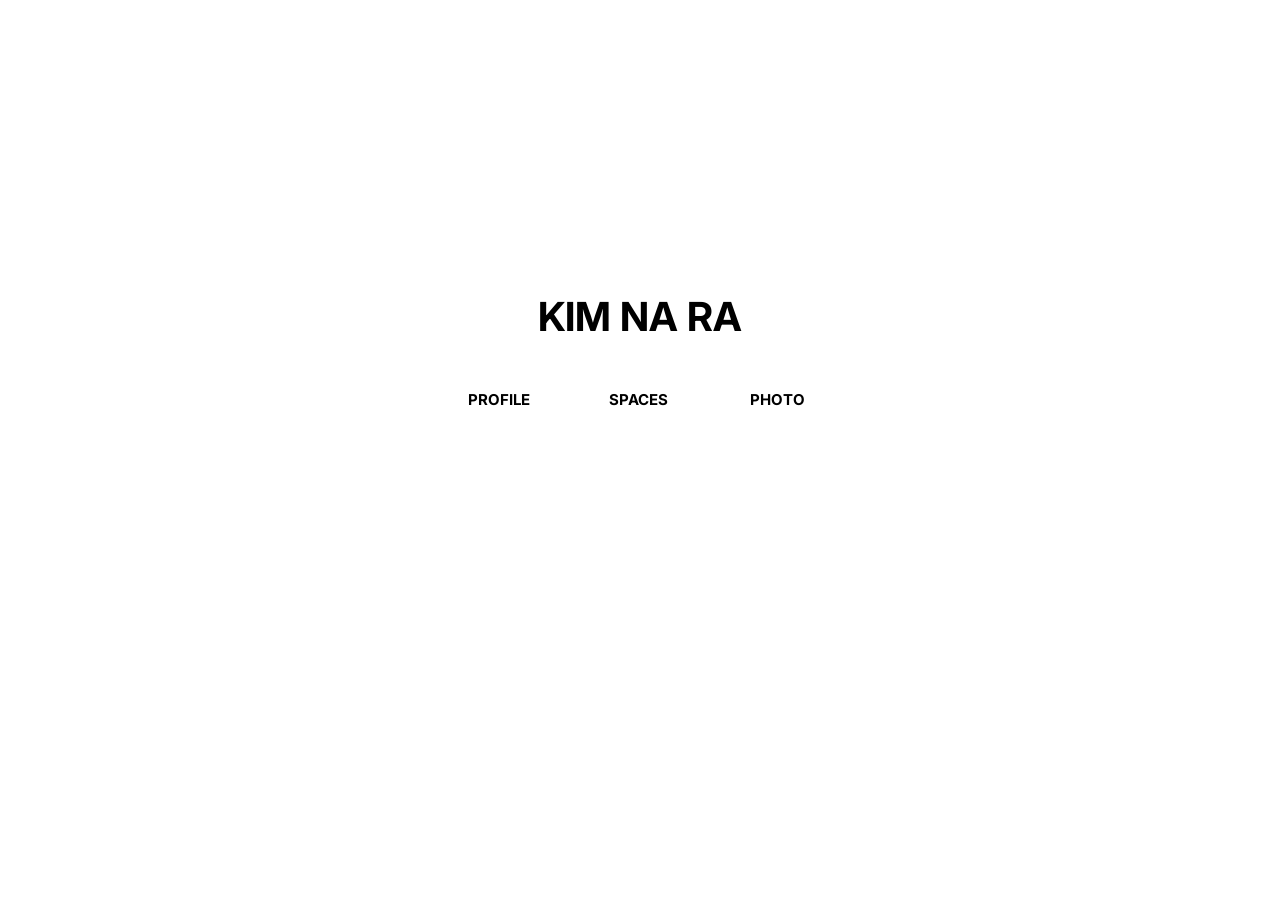
<file: index.html>
<!doctype html>
<html lang="en">
  <head>
    <meta charset="utf-8" />
    <meta name="viewport" content="width=device-width, initial-scale=1" />
    <meta name="theme-color" content="#ffffff" />
    <meta name="description" content="Kim Na Ra — selected profile, spaces, and photography." />
    <title>KIM NA RA — Portfolio</title>
    <link rel="preconnect" href="https://fonts.googleapis.com" />
    <link rel="preconnect" href="https://fonts.gstatic.com" crossorigin />
    <link href="https://fonts.googleapis.com/css2?family=DM+Mono:wght@400;500&family=Inter:wght@400;500;700&family=Manrope:wght@400;500;600;700;800&display=swap" rel="stylesheet" />
    <link rel="stylesheet" href="styles.css" />
    <script src="script.js" defer></script>
  </head>
  <body>
    <main>
      <section class="hero" id="home" aria-labelledby="hero-title">
        <div class="hero-title-wrap">
          <h1 id="hero-title">KIM NA RA</h1>
          <nav class="site-nav" aria-label="Main navigation">
            <a href="profile.html">PROFILE</a>
            <a href="spaces.html">SPACES</a>
            <a href="photo.html">PHOTO</a>
          </nav>
        </div>
      </section>
    </main>
    <div class="cursor-dot" aria-hidden="true">
      <span class="cursor-trail-three" data-cursor-part></span>
      <span class="cursor-trail-two" data-cursor-part></span>
      <span class="cursor-trail-one" data-cursor-part></span>
      <span class="cursor-core" data-cursor-part></span>
    </div>
  </body>
</html>
</file>
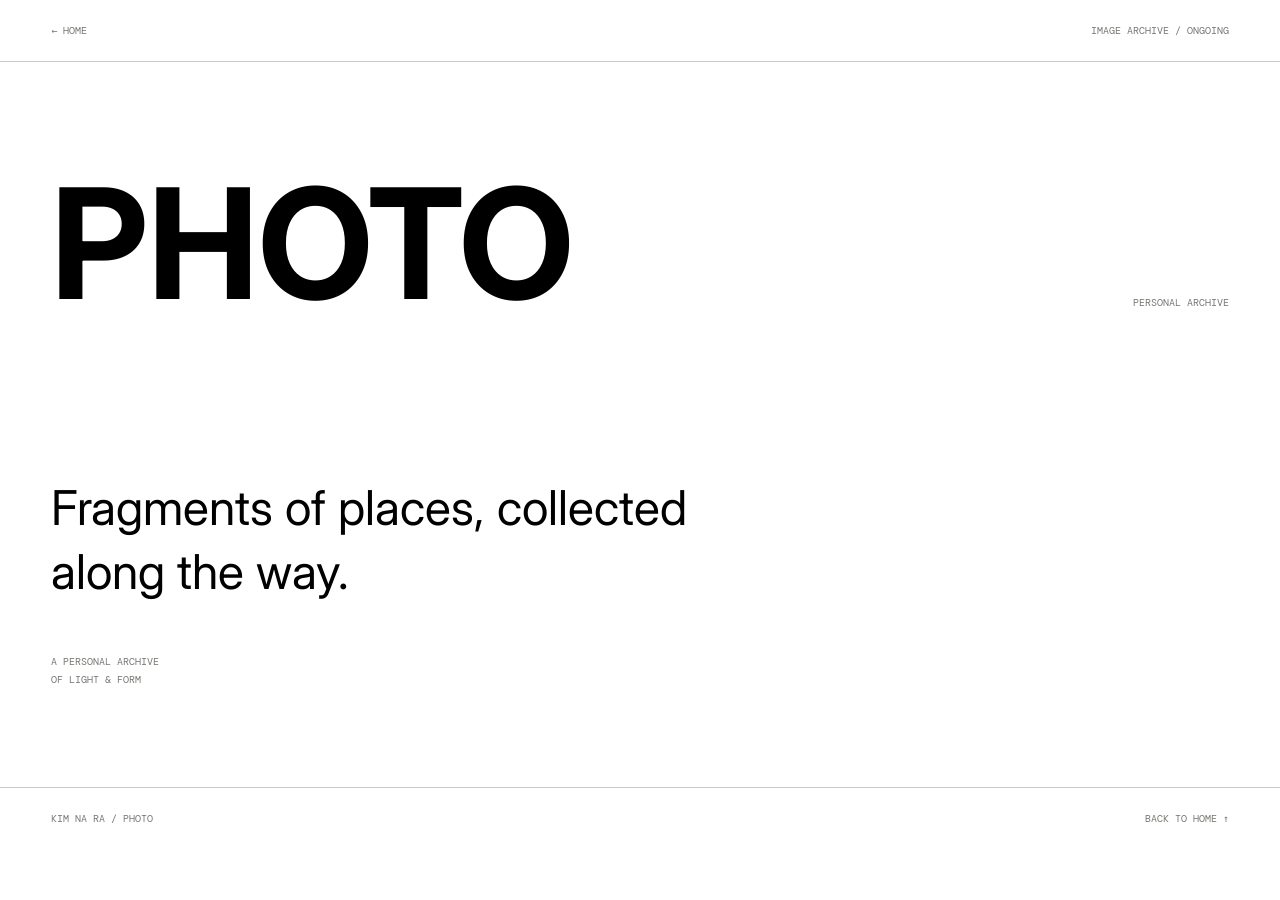
<file: photo.html>
<!doctype html>
<html lang="en">
  <head>
    <meta charset="utf-8" />
    <meta name="viewport" content="width=device-width, initial-scale=1" />
    <meta name="theme-color" content="#ffffff" />
    <meta name="description" content="Personal photo archive by Kim Na Ra." />
    <title>PHOTO — KIM NA RA</title>
    <link rel="preconnect" href="https://fonts.googleapis.com" />
    <link rel="preconnect" href="https://fonts.gstatic.com" crossorigin />
    <link href="https://fonts.googleapis.com/css2?family=DM+Mono:wght@400;500&amp;family=Inter:wght@400;500;700&amp;display=swap" rel="stylesheet" />
    <link rel="stylesheet" href="styles.css" />
    <script src="script.js" defer></script>
  </head>
  <body>
    <header class="project-header">
      <a href="index.html">← HOME</a>
      <span>IMAGE ARCHIVE / ONGOING</span>
    </header>

    <main class="project-main">
      <div class="project-title-row">
        <h1>PHOTO</h1>
        <span class="project-count">PERSONAL ARCHIVE</span>
      </div>
      <div class="photo-page-copy">
        <p class="lead">Fragments of places, collected along the way.</p>
        <p class="photo-note mono">A PERSONAL ARCHIVE<br />OF LIGHT &amp; FORM</p>
      </div>
    </main>

    <footer class="project-footer">
      <span>KIM NA RA / PHOTO</span>
      <a href="index.html">BACK TO HOME ↑</a>
    </footer>
    <div class="cursor-dot" aria-hidden="true">
      <span class="cursor-trail-three" data-cursor-part></span>
      <span class="cursor-trail-two" data-cursor-part></span>
      <span class="cursor-trail-one" data-cursor-part></span>
      <span class="cursor-core" data-cursor-part></span>
    </div>
  </body>
</html>
</file>
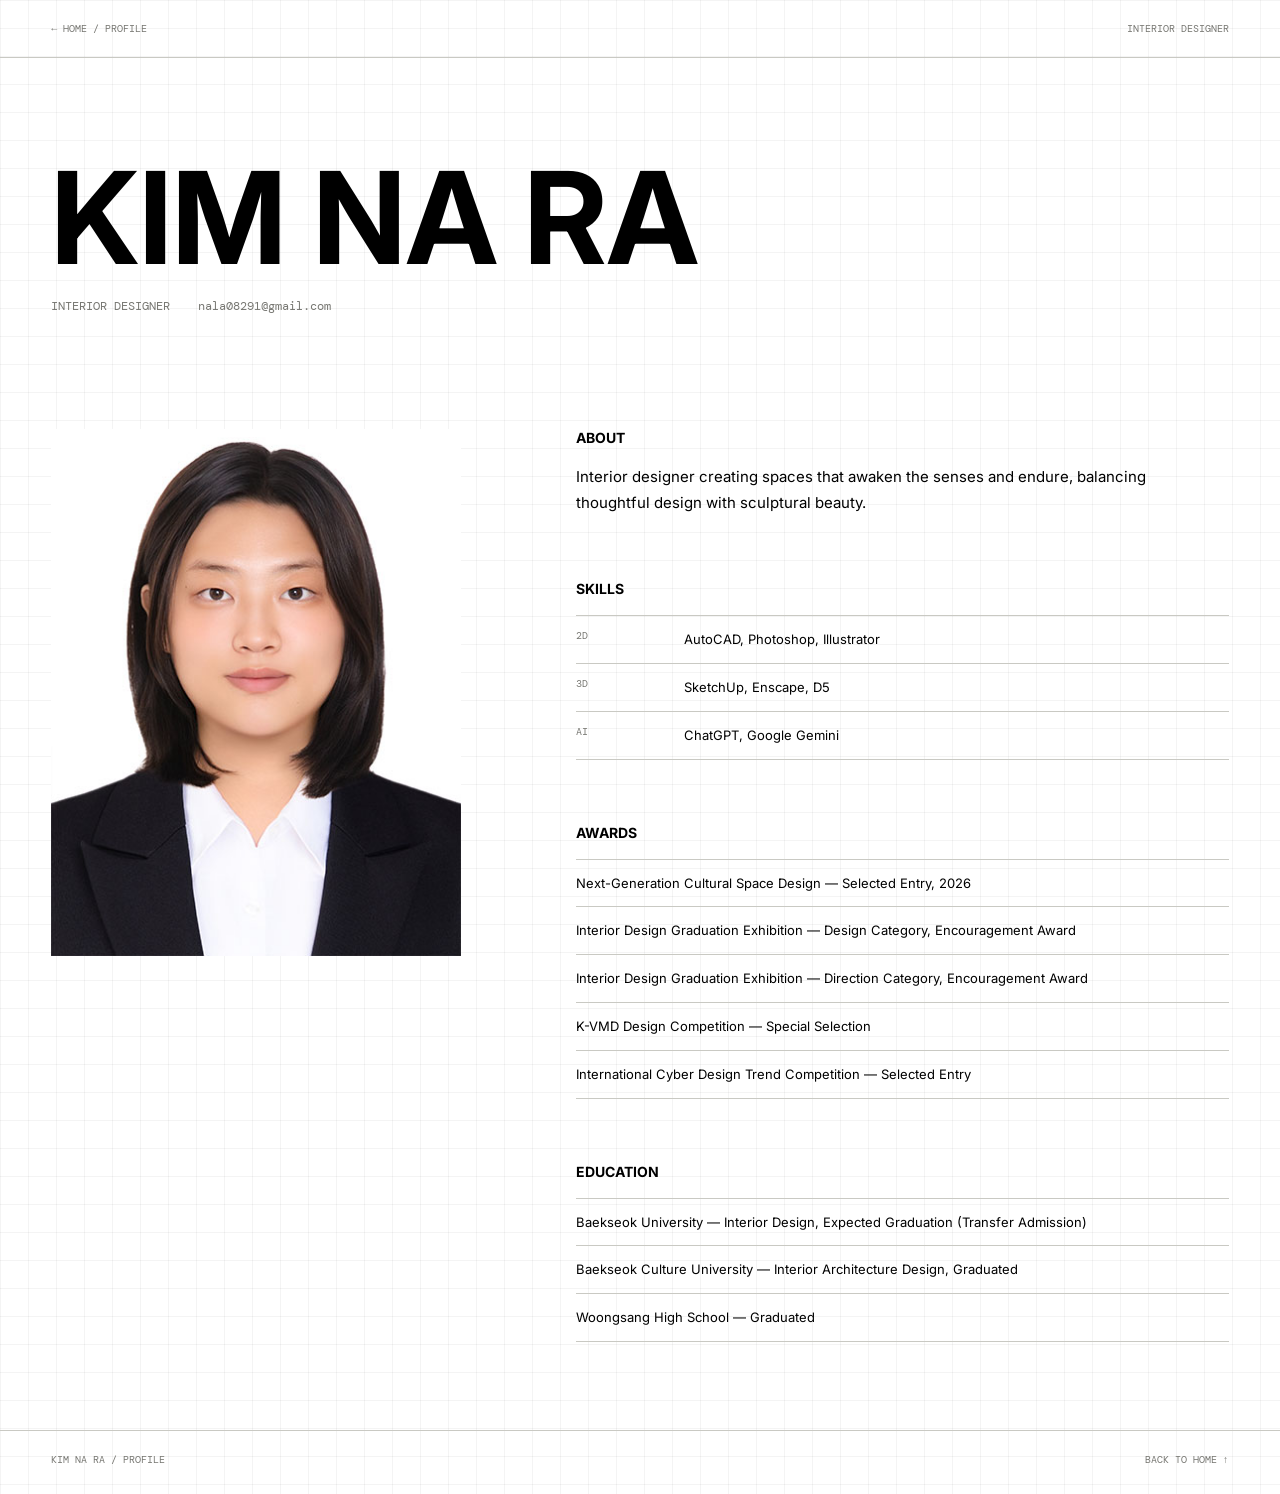
<file: profile.html>
<!doctype html>
<html lang="en">
  <head>
    <meta charset="utf-8" />
    <meta name="viewport" content="width=device-width, initial-scale=1" />
    <meta name="theme-color" content="#ffffff" />
    <meta name="description" content="Kim Na Ra — interior designer, skills, awards, and education." />
    <title>PROFILE — KIM NA RA</title>
    <link rel="preconnect" href="https://fonts.googleapis.com" />
    <link rel="preconnect" href="https://fonts.gstatic.com" crossorigin />
    <link href="https://fonts.googleapis.com/css2?family=DM+Mono:wght@400;500&amp;family=Inter:wght@400;500;700&amp;display=swap" rel="stylesheet" />
    <link rel="stylesheet" href="styles.css" />
    <script src="script.js" defer></script>
  </head>
  <body class="profile-page-body">
    <header class="profile-page-header">
      <a href="index.html">← HOME / PROFILE</a>
      <span>INTERIOR DESIGNER</span>
    </header>

    <main class="profile-page-main">
      <h1 class="profile-name">KIM NA RA</h1>
      <div class="profile-contact-row">
        <span>INTERIOR DESIGNER</span>
        <a href="mailto:nala08291@gmail.com">nala08291@gmail.com</a>
      </div>

      <div class="profile-content">
        <figure class="profile-portrait">
          <img src="images/profile/portrait.jpg" alt="Portrait of Kim Na Ra" />
        </figure>

        <div class="profile-details">
          <section aria-labelledby="about-title">
            <h2 id="about-title">ABOUT</h2>
            <p class="profile-about">Interior designer creating spaces that awaken the senses and endure, balancing thoughtful design with sculptural beauty.</p>
          </section>

          <section aria-labelledby="skills-title">
            <h2 id="skills-title">SKILLS</h2>
            <div class="profile-skills">
              <div class="profile-skill"><span>2D</span><p>AutoCAD, Photoshop, Illustrator</p></div>
              <div class="profile-skill"><span>3D</span><p>SketchUp, Enscape, D5</p></div>
              <div class="profile-skill"><span>AI</span><p>ChatGPT, Google Gemini</p></div>
            </div>
          </section>

          <section aria-labelledby="awards-title">
            <h2 id="awards-title">AWARDS</h2>
            <ul class="profile-list">
              <li>Next-Generation Cultural Space Design — Selected Entry, 2026</li>
              <li>Interior Design Graduation Exhibition — Design Category, Encouragement Award</li>
              <li>Interior Design Graduation Exhibition — Direction Category, Encouragement Award</li>
              <li>K-VMD Design Competition — Special Selection</li>
              <li>International Cyber Design Trend Competition — Selected Entry</li>
            </ul>
          </section>

          <section aria-labelledby="education-title">
            <h2 id="education-title">EDUCATION</h2>
            <ul class="profile-list">
              <li>Baekseok University — Interior Design, Expected Graduation (Transfer Admission)</li>
              <li>Baekseok Culture University — Interior Architecture Design, Graduated</li>
              <li>Woongsang High School — Graduated</li>
            </ul>
          </section>
        </div>
      </div>
    </main>

    <footer class="profile-page-footer">
      <span>KIM NA RA / PROFILE</span>
      <a href="index.html">BACK TO HOME ↑</a>
    </footer>
    <div class="cursor-dot" aria-hidden="true">
      <span class="cursor-trail-three" data-cursor-part></span>
      <span class="cursor-trail-two" data-cursor-part></span>
      <span class="cursor-trail-one" data-cursor-part></span>
      <span class="cursor-core" data-cursor-part></span>
    </div>
  </body>
</html>
</file>
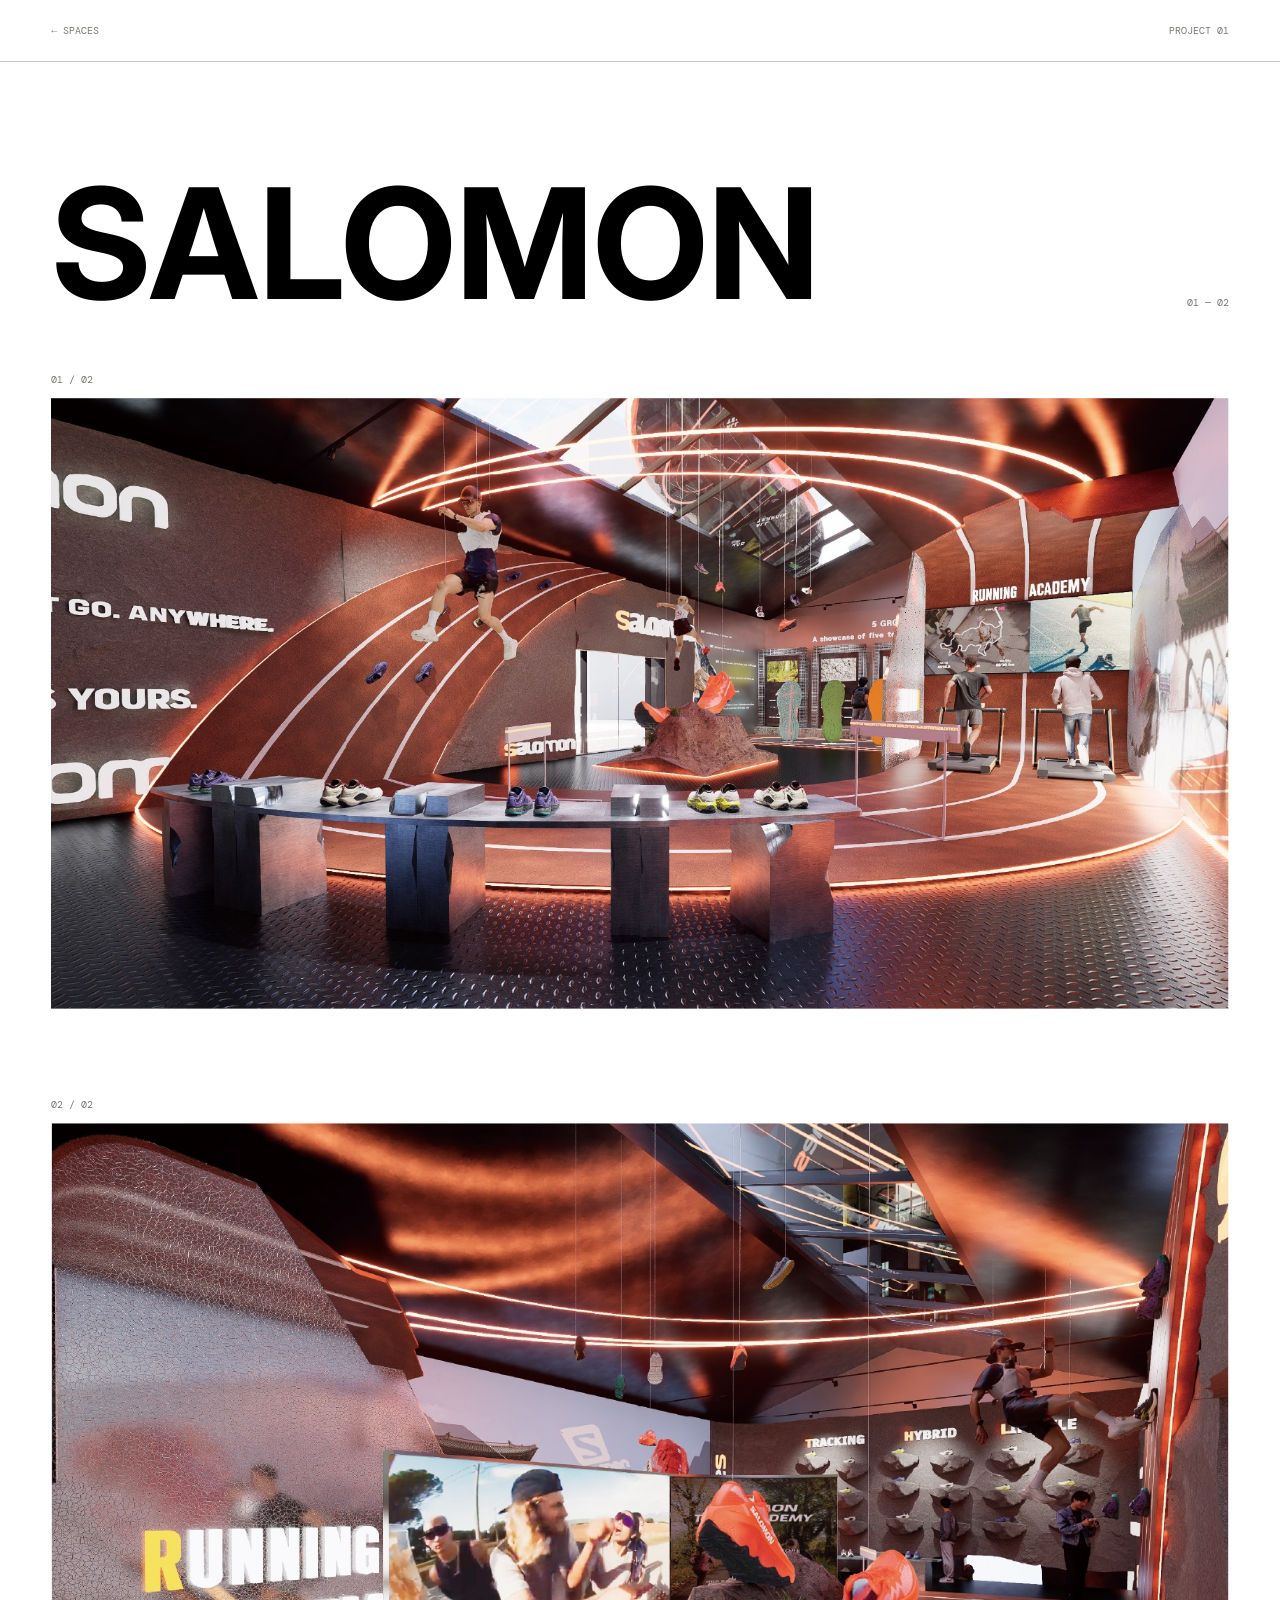
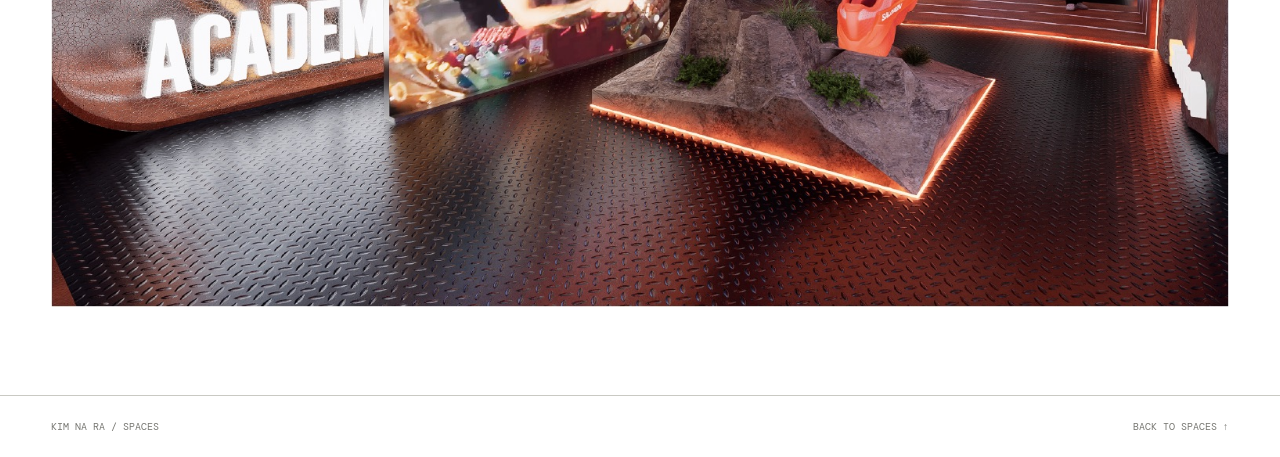
<file: salomon.html>
<!doctype html>
<html lang="en">
  <head>
    <meta charset="utf-8" />
    <meta name="viewport" content="width=device-width, initial-scale=1" />
    <meta name="theme-color" content="#ffffff" />
    <meta name="description" content="Salomon spatial project by Kim Na Ra." />
    <title>SALOMON — KIM NA RA</title>
    <link rel="preconnect" href="https://fonts.googleapis.com" />
    <link rel="preconnect" href="https://fonts.gstatic.com" crossorigin />
    <link href="https://fonts.googleapis.com/css2?family=DM+Mono:wght@400;500&amp;family=Inter:wght@400;500;700&amp;display=swap" rel="stylesheet" />
    <link rel="stylesheet" href="styles.css" />
    <script src="script.js" defer></script>
  </head>
  <body>
    <header class="project-header">
      <a href="spaces.html">← SPACES</a>
      <span>PROJECT 01</span>
    </header>

    <main class="project-main">
      <div class="project-title-row">
        <h1>SALOMON</h1>
        <span class="project-count">01 — 02</span>
      </div>

      <div class="project-gallery">
        <figure class="project-image">
          <figcaption>01 / 02</figcaption>
          <img src="images/salomon/01.jpeg" alt="살로몬 매장 내부의 러닝 트랙 형태 공간과 신발 전시" />
        </figure>
        <figure class="project-image">
          <figcaption>02 / 02</figcaption>
          <img src="images/salomon/02.jpeg" alt="클라이밍 월과 디지털 화면이 있는 살로몬 러닝 아카데미 공간" />
        </figure>
      </div>
    </main>

    <footer class="project-footer">
      <span>KIM NA RA / SPACES</span>
      <a href="spaces.html">BACK TO SPACES ↑</a>
    </footer>
    <div class="cursor-dot" aria-hidden="true">
      <span class="cursor-trail-three" data-cursor-part></span>
      <span class="cursor-trail-two" data-cursor-part></span>
      <span class="cursor-trail-one" data-cursor-part></span>
      <span class="cursor-core" data-cursor-part></span>
    </div>
  </body>
</html>
</file>
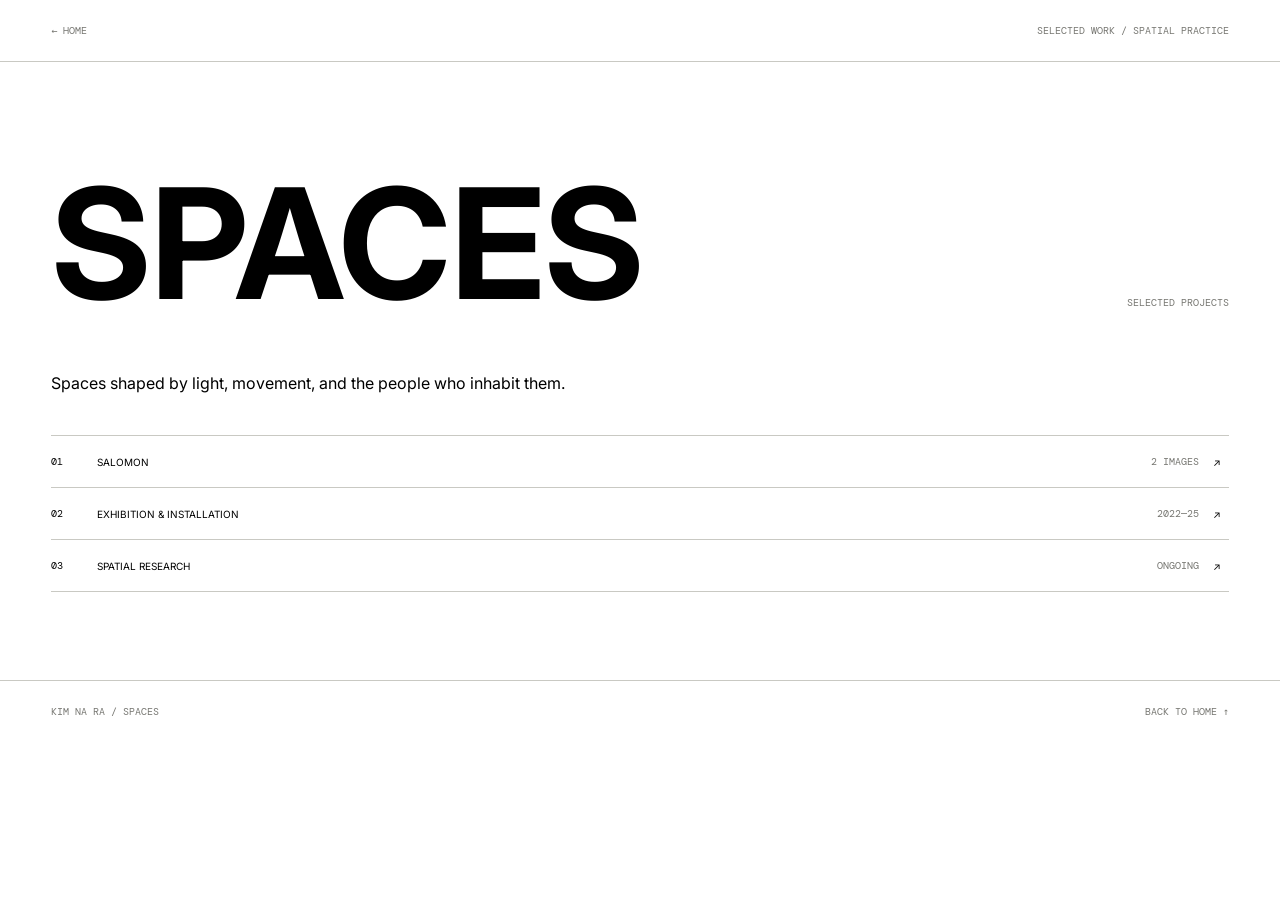
<file: spaces.html>
<!doctype html>
<html lang="en">
  <head>
    <meta charset="utf-8" />
    <meta name="viewport" content="width=device-width, initial-scale=1" />
    <meta name="theme-color" content="#ffffff" />
    <meta name="description" content="Selected spatial projects by Kim Na Ra." />
    <title>SPACES — KIM NA RA</title>
    <link rel="preconnect" href="https://fonts.googleapis.com" />
    <link rel="preconnect" href="https://fonts.gstatic.com" crossorigin />
    <link href="https://fonts.googleapis.com/css2?family=DM+Mono:wght@400;500&amp;family=Inter:wght@400;500;700&amp;display=swap" rel="stylesheet" />
    <link rel="stylesheet" href="styles.css" />
    <script src="script.js" defer></script>
  </head>
  <body>
    <header class="project-header">
      <a href="index.html">← HOME</a>
      <span>SELECTED WORK / SPATIAL PRACTICE</span>
    </header>

    <main class="project-main">
      <div class="project-title-row">
        <h1>SPACES</h1>
        <span class="project-count">SELECTED PROJECTS</span>
      </div>
      <p class="lead">Spaces shaped by light, movement, and the people who inhabit them.</p>
      <div class="work-list" aria-label="Selected spaces">
        <div class="work-row"><span class="mono">01</span><a class="work-title" href="salomon.html">SALOMON</a><span class="mono">2 IMAGES</span><span aria-hidden="true">↗</span></div>
        <div class="work-row"><span class="mono">02</span><span>EXHIBITION &amp; INSTALLATION</span><span class="mono">2022—25</span><span aria-hidden="true">↗</span></div>
        <div class="work-row"><span class="mono">03</span><span>SPATIAL RESEARCH</span><span class="mono">ONGOING</span><span aria-hidden="true">↗</span></div>
      </div>
    </main>

    <footer class="project-footer">
      <span>KIM NA RA / SPACES</span>
      <a href="index.html">BACK TO HOME ↑</a>
    </footer>
    <div class="cursor-dot" aria-hidden="true">
      <span class="cursor-trail-three" data-cursor-part></span>
      <span class="cursor-trail-two" data-cursor-part></span>
      <span class="cursor-trail-one" data-cursor-part></span>
      <span class="cursor-core" data-cursor-part></span>
    </div>
  </body>
</html>
</file>
<file: styles.css>
:root {
  color-scheme: light;
  --paper: #ffffff;
  --ink: #000000;
  --muted: #777772;
  --line: #c9c9c3;
  --cursor-red: #f1263c;
  --gutter: clamp(20px, 4vw, 64px);
  font-family: "Inter", sans-serif;
  font-synthesis: none;
  text-rendering: optimizeLegibility;
}

* { box-sizing: border-box; }

html {
  scroll-behavior: smooth;
  scroll-padding-top: 0;
}

body {
  margin: 0;
  background: var(--paper);
  color: var(--ink);
}

a { color: inherit; text-decoration: none; }

.cursor-dot { display: none; }

@media (hover: hover) and (pointer: fine) {
  body.has-custom-cursor,
  body.has-custom-cursor * { cursor: none !important; }

  body.has-custom-cursor .cursor-dot {
    position: fixed;
    z-index: 9999;
    inset: 0;
    display: block;
    opacity: 0;
    pointer-events: none;
    transition: opacity 120ms ease;
  }

  body.has-custom-cursor .cursor-dot.is-visible { opacity: 1; }

  .cursor-dot span {
    position: absolute;
    top: 0;
    left: 0;
    display: block;
    border-radius: 50%;
    pointer-events: none;
    transform: translate(-50%, -50%);
  }

  .cursor-core {
    width: 18px;
    height: 18px;
    background: var(--cursor-red);
    box-shadow: 0 0 12px rgba(241, 38, 60, 0.4);
    transition: width 150ms ease, height 150ms ease;
  }

  .cursor-trail-one {
    width: 13px;
    height: 13px;
    background: rgba(241, 38, 60, 0.48);
    transition: left 100ms ease-out, top 100ms ease-out;
  }

  .cursor-trail-two {
    width: 10px;
    height: 10px;
    background: rgba(241, 38, 60, 0.3);
    transition: left 190ms ease-out, top 190ms ease-out;
  }

  .cursor-trail-three {
    width: 7px;
    height: 7px;
    background: rgba(241, 38, 60, 0.16);
    transition: left 290ms ease-out, top 290ms ease-out;
  }

  body.has-custom-cursor .cursor-dot.is-over-link .cursor-core { width: 24px; height: 24px; }
  body.has-custom-cursor .cursor-dot.is-initializing span { transition: none !important; }
}

.mono {
  font-family: "DM Mono", monospace;
  font-size: 10px;
  font-weight: 400;
  letter-spacing: 0;
}

.site-nav a,
.section-bottom a,
.site-footer a { transition: opacity 180ms ease; }

.site-nav {
  display: grid;
  width: min(417px, calc(100% - 24px));
  grid-template-columns: repeat(3, 1fr);
  margin: 50px auto 0;
  transform: translateX(-2px);
  text-align: center;
}

.site-nav a {
  font-family: "Inter", sans-serif;
  font-size: 15px;
  font-weight: 700;
  line-height: 18px;
  transition: opacity 180ms ease;
}

.site-nav a:hover { opacity: 0.55; }

.hero {
  position: relative;
  min-height: 100svh;
  background: #ffffff;
}

.hero-title-wrap {
  position: absolute;
  top: 32.6%;
  right: 0;
  left: 0;
  text-align: center;
}

.hero h1 {
  margin: 0;
  font-family: "Inter", sans-serif;
  font-size: 40px;
  font-weight: 700;
  line-height: 48px;
  letter-spacing: 0;
  white-space: nowrap;
}

.title-period { color: #898983; }

.content-section {
  display: flex;
  min-height: 680px;
  flex-direction: column;
  justify-content: space-between;
  padding: 28px var(--gutter) 24px;
  border-bottom: 1px solid var(--line);
  scroll-margin-top: 0;
}

.section-top,
.section-bottom { display: flex; justify-content: space-between; color: var(--muted); }
.section-top span:first-child { color: var(--ink); }

.section-body {
  display: grid;
  grid-template-columns: minmax(0, 1.4fr) minmax(260px, 0.6fr);
  align-items: end;
  gap: 7vw;
  padding: 100px 0 118px;
}

.section-body h2 {
  margin: 0 0 -0.06em -0.04em;
  font-size: clamp(64px, 10vw, 150px);
  font-weight: 600;
  line-height: 0.86;
  letter-spacing: 0;
}

.section-copy { max-width: 430px; padding-bottom: 4px; }
.section-copy p { margin: 0; }
.section-copy .lead { max-width: 390px; margin-bottom: 26px; font-size: clamp(18px, 2vw, 25px); line-height: 1.4; }
.section-copy > p:not(.lead) { max-width: 350px; color: #64645f; font-size: 13px; line-height: 1.9; }

.text-link {
  display: inline-flex;
  align-items: center;
  gap: 22px;
  margin-top: 38px;
  padding-bottom: 7px;
  border-bottom: 1px solid var(--ink);
  font: 10px "DM Mono", monospace;
}

.text-link:hover,
.section-bottom a:hover,
.site-footer a:hover { opacity: 0.55; }

.profile-preview-body { align-items: center; }
.profile-preview-copy { max-width: 520px; }
.profile-quote { margin: 0; font-size: clamp(20px, 2.8vw, 34px); line-height: 1.45; }
.profile-cta { display: inline-flex; align-items: center; gap: 24px; margin-top: 38px; padding-bottom: 8px; border-bottom: 1px solid var(--ink); font: 10px "DM Mono", monospace; transition: opacity 180ms ease; }
.profile-cta:hover { opacity: 0.55; }

.work-list { margin-top: 42px; border-top: 1px solid var(--line); }
.work-row {
  display: grid;
  grid-template-columns: 32px 1fr auto 16px;
  align-items: center;
  gap: 14px;
  min-height: 52px;
  border-bottom: 1px solid var(--line);
  font-size: 10px;
  transition: padding 180ms ease;
}

.work-row:hover { padding-right: 5px; padding-left: 5px; }
.work-row > span:nth-child(3) { color: var(--muted); }
.work-title:hover { text-decoration: underline; text-underline-offset: 3px; }
.photo-copy { display: flex; min-height: 145px; flex-direction: column; justify-content: space-between; }
.photo-note { color: var(--muted); line-height: 1.8; }
.photo-page-copy { max-width: 720px; margin-top: clamp(72px, 13vw, 180px); }
.photo-page-copy .lead { font-size: clamp(22px, 4vw, 48px); line-height: 1.35; }
.photo-page-copy .photo-note { margin-top: 40px; }
.site-footer { display: flex; justify-content: space-between; padding: 25px var(--gutter) 30px; color: var(--muted); }

.project-header,
.project-footer {
  display: flex;
  align-items: center;
  justify-content: space-between;
  padding: 24px var(--gutter);
  border-bottom: 1px solid var(--line);
  color: var(--muted);
  font: 10px "DM Mono", monospace;
}

.project-header a,
.project-footer a { transition: opacity 180ms ease; }
.project-header a:hover,
.project-footer a:hover { opacity: 0.55; }

.project-main {
  width: min(100%, 1600px);
  margin: 0 auto;
  padding: clamp(54px, 9vw, 120px) var(--gutter) 88px;
}

.project-title-row {
  display: flex;
  align-items: flex-end;
  justify-content: space-between;
  margin-bottom: clamp(32px, 5vw, 68px);
}

.project-title-row h1 {
  margin: 0;
  font-size: clamp(56px, 12vw, 160px);
  font-weight: 700;
  line-height: 0.86;
}

.project-count { color: var(--muted); font: 10px "DM Mono", monospace; }
.project-gallery { display: grid; gap: clamp(36px, 7vw, 96px); }
.project-image { margin: 0; }
.project-image figcaption { margin-bottom: 12px; color: var(--muted); font: 10px "DM Mono", monospace; }
.project-image img { display: block; width: 100%; height: auto; }
.project-footer { border-top: 1px solid var(--line); border-bottom: 0; }

.profile-page-body {
  background-color: var(--paper);
  background-image: linear-gradient(rgba(0, 0, 0, 0.045) 1px, transparent 1px), linear-gradient(90deg, rgba(0, 0, 0, 0.045) 1px, transparent 1px);
  background-size: 28px 28px;
}

.profile-page-header {
  display: flex;
  align-items: center;
  justify-content: space-between;
  padding: 22px var(--gutter);
  border-bottom: 1px solid var(--line);
  color: var(--muted);
  font: 10px "DM Mono", monospace;
}

.profile-page-header a,
.profile-page-footer a { transition: opacity 180ms ease; }
.profile-page-header a:hover,
.profile-page-footer a:hover { opacity: 0.55; }

.profile-page-main { width: min(100%, 1520px); margin: 0 auto; padding: clamp(52px, 8vw, 112px) var(--gutter) 88px; }
.profile-name { margin: 0; font-size: clamp(44px, 10vw, 144px); font-weight: 700; line-height: 0.9; white-space: nowrap; }
.profile-contact-row { display: flex; flex-wrap: wrap; gap: 28px; margin-top: 22px; color: var(--muted); font: 12px "DM Mono", monospace; }
.profile-contact-row a:hover { color: var(--ink); }

.profile-content {
  display: grid;
  grid-template-columns: minmax(220px, 0.8fr) minmax(0, 1.2fr);
  align-items: start;
  gap: clamp(40px, 7vw, 100px);
  margin-top: clamp(58px, 9vw, 124px);
}

.profile-portrait { margin: 0; }
.profile-portrait img { display: block; width: min(100%, 410px); height: auto; }
.profile-details { display: grid; gap: clamp(34px, 5vw, 64px); }
.profile-details section { min-width: 0; }
.profile-details h2 { margin: 0 0 18px; font-size: 14px; font-weight: 700; }
.profile-about { max-width: 620px; margin: 0; font-size: 15px; line-height: 1.75; }
.profile-skills { display: grid; border-top: 1px solid var(--line); }
.profile-skill { display: grid; grid-template-columns: 90px 1fr; gap: 18px; padding: 13px 0; border-bottom: 1px solid var(--line); font-size: 13px; line-height: 1.6; }
.profile-skill span { color: var(--muted); font: 10px "DM Mono", monospace; }
.profile-skill p { margin: 0; }

.profile-list { margin: 0; padding: 0; border-top: 1px solid var(--line); list-style: none; }
.profile-list li { padding: 13px 0; border-bottom: 1px solid var(--line); font-size: 13px; line-height: 1.6; }
.profile-page-footer { display: flex; justify-content: space-between; padding: 22px var(--gutter) 28px; border-top: 1px solid var(--line); color: var(--muted); font: 10px "DM Mono", monospace; }

@media (max-width: 700px) {
  .hero h1 { font-size: clamp(32px, 9.1vw, 40px); }
  .site-nav { width: min(417px, calc(100% - 24px)); margin-top: 50px; }
  .site-nav a { font-size: 15px; }
  .content-section { min-height: 590px; padding-top: 22px; padding-bottom: 20px; }
  .section-top, .section-bottom { gap: 12px; font-size: 8px; }
  .section-top span:nth-child(2) { text-align: center; }
  .section-top span:last-child { text-align: right; }
  .section-body { grid-template-columns: 1fr; gap: 42px; padding: 90px 0; }
  .section-body h2 { font-size: clamp(60px, 16vw, 112px); }
  .section-copy { max-width: none; padding-left: 15vw; }
  .section-copy .lead { font-size: 20px; }
  .work-row { grid-template-columns: 24px 1fr 68px 12px; gap: 7px; font-size: 8px; }
  .photo-copy { min-height: 125px; }
  .site-footer { flex-wrap: wrap; gap: 18px; font-size: 8px; }
  .project-header, .project-footer { padding-top: 20px; padding-bottom: 20px; }
  .project-main { padding-top: 56px; padding-bottom: 56px; }
  .project-title-row { align-items: flex-start; flex-direction: column; gap: 18px; }
  .project-title-row h1 { font-size: clamp(56px, 16vw, 96px); }
  .profile-page-header { gap: 16px; font-size: 8px; }
  .profile-page-main { padding-top: 54px; padding-bottom: 56px; }
  .profile-name { font-size: clamp(36px, 10vw, 72px); }
  .profile-contact-row { gap: 14px; font-size: 10px; }
  .profile-content { grid-template-columns: 1fr; gap: 42px; margin-top: 54px; }
  .profile-portrait img { width: min(100%, 320px); }
  .profile-skill { grid-template-columns: 54px 1fr; gap: 12px; font-size: 12px; }
  .profile-list li { font-size: 12px; }
  .profile-page-footer { gap: 14px; font-size: 8px; }
}

@media (max-width: 380px) {
  .hero h1 { font-size: 32px; }
  .section-top span:last-child { max-width: 110px; }
  .work-row { font-size: 7px; }
  .profile-name { font-size: 31px; }
}

@media (prefers-reduced-motion: reduce) {
  *, *::before, *::after { scroll-behavior: auto !important; animation-duration: 0.01ms !important; transition-duration: 0.01ms !important; }
}
</file>
